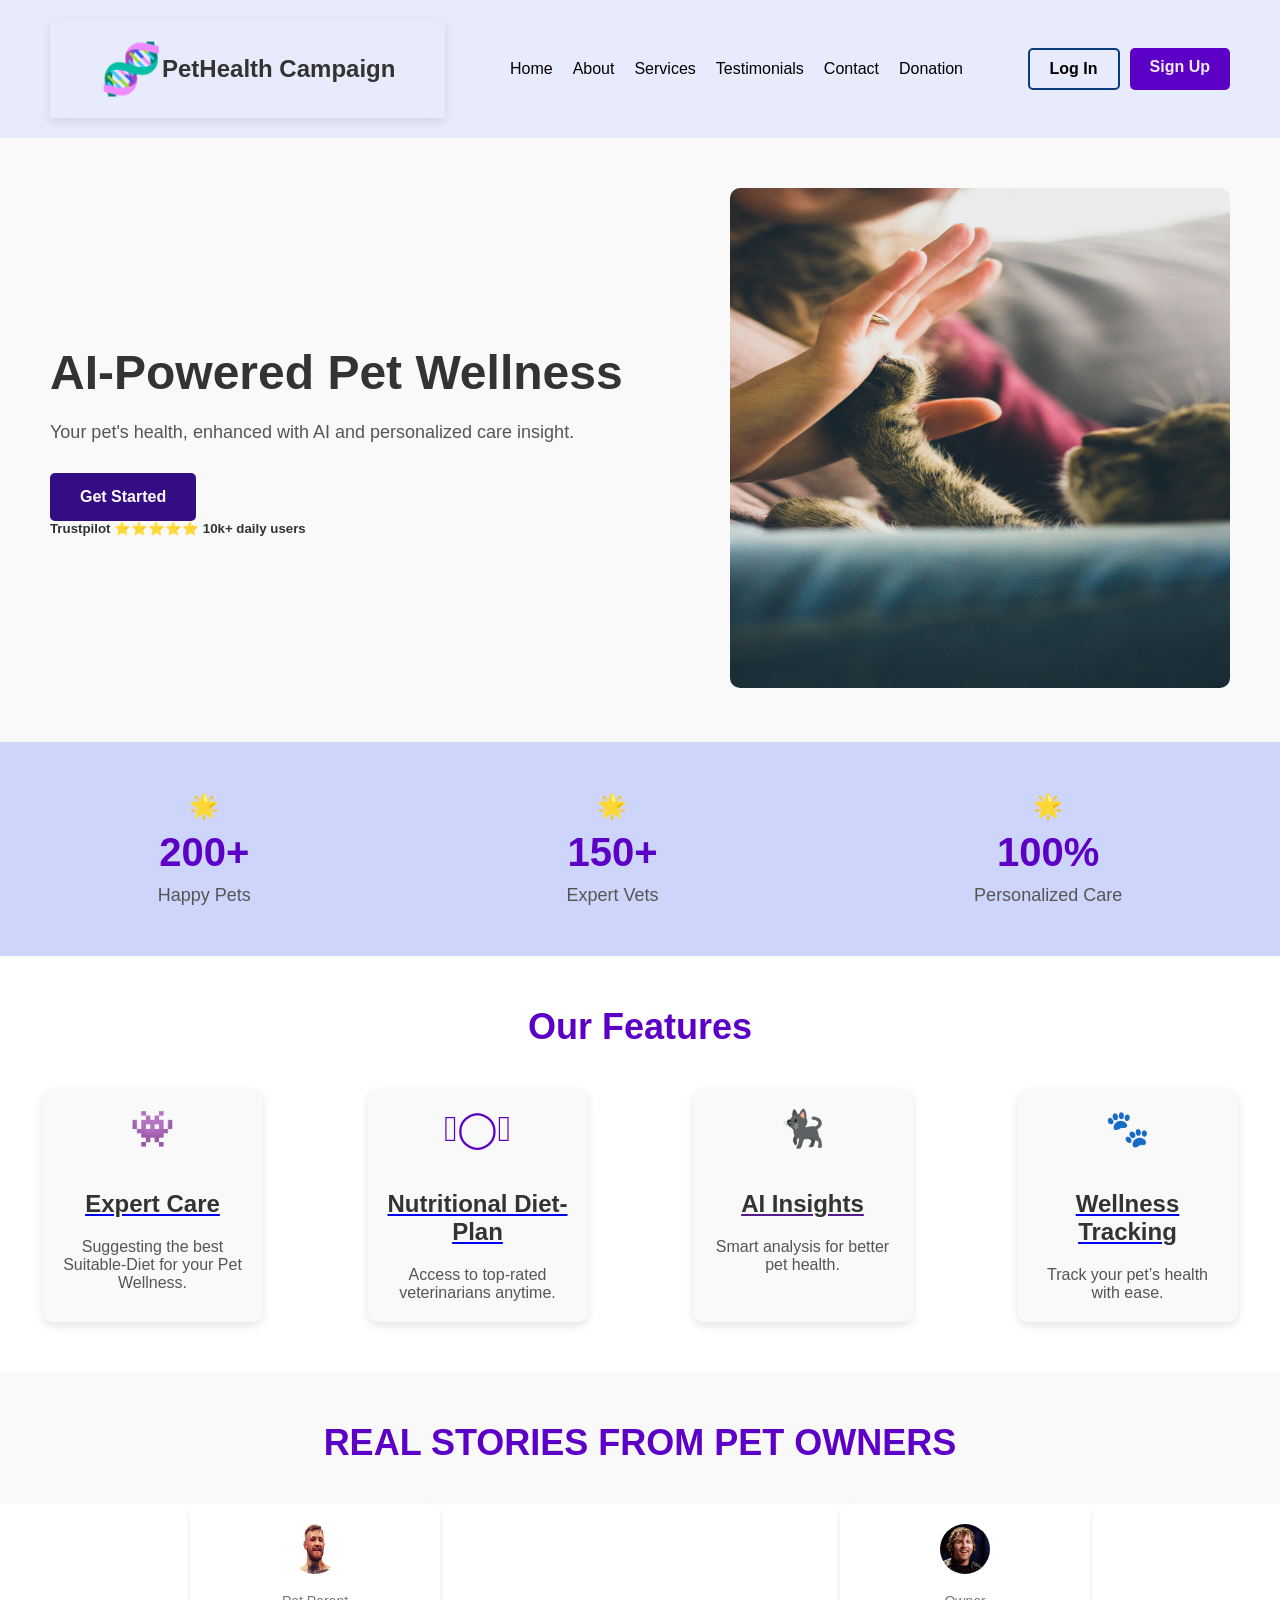
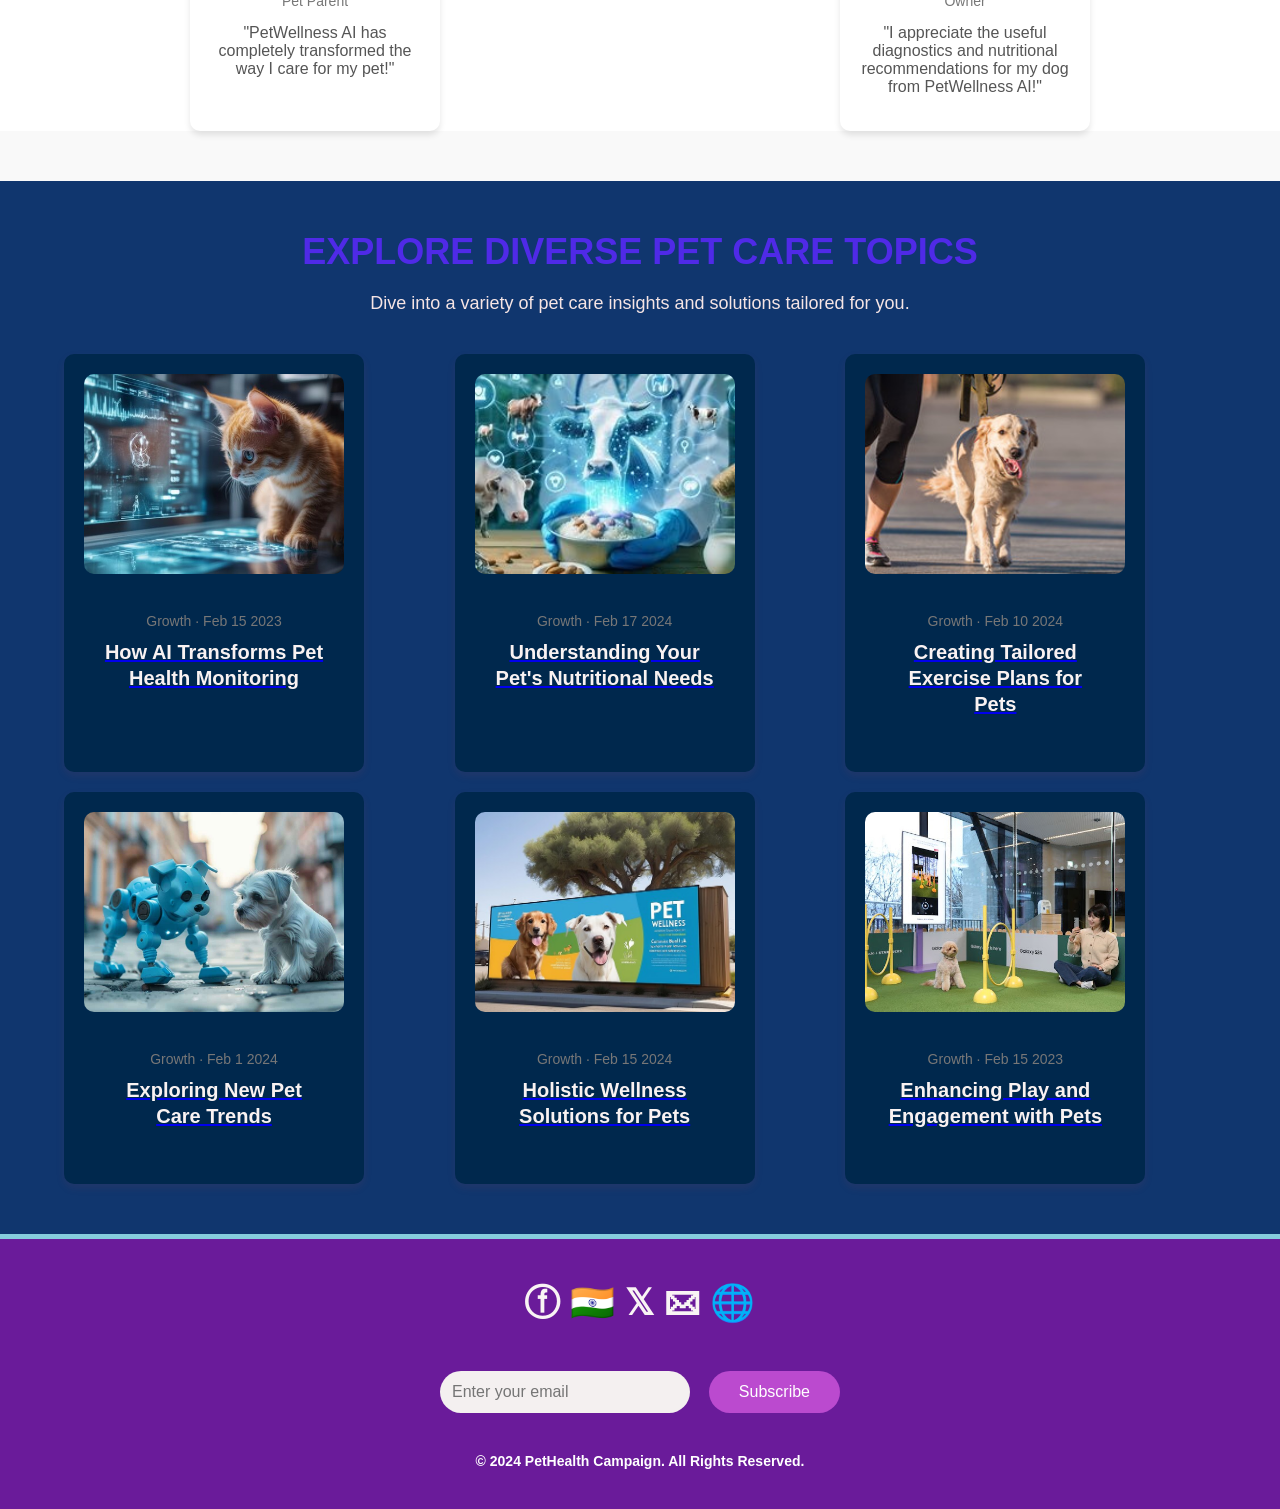
<file: Pet.Wellness.AI/Web Development/Index.html>
<!DOCTYPE html>
<html lang="en">
<head>
  <meta charset="UTF-8">
  <meta name="viewport" content="width=device-width, initial-scale=1.0">
  <title>PetWellness AI</title>
  <link href="index.css" rel="stylesheet">
  <style>
    body {
      font-family: Arial, sans-serif;
      margin: 0;
      padding: 0;
      box-sizing: border-box;
      transition: background-color 0.3s ease;
    }

    header {
      display: flex;
      justify-content: space-between;
      align-items: center;
      padding: 20px 50px;
      background-color: #e8ebfb;
      box-shadow: 0px 4px 10px rgba(0, 0, 0, 0.1);
      transition: box-shadow 0.3s ease;
    }

    header .logo {
      font-size: 24px;
      font-weight: bold;
      color: #000;
      transition: color 0.3s ease;
    }

    nav ul {
      list-style-type: none;
      display: flex;
      gap: 20px;
    }

    nav ul li {
      display: inline;
    }

    nav ul li a {
      text-decoration: none;
      color: #000;
      font-weight: 500;
      transition: color 0.3s ease;
    }

    nav ul li a:hover {
      color: #5C00C7;
    }

    .cta-buttons {
      display: flex;
      gap: 10px;
    }

    .cta-buttons a {
      text-decoration: none;
      padding: 10px 20px;
      border-radius: 5px;
      font-weight: bold;
      transition: background-color 0.3s ease, transform 0.3s ease;
    }

    .cta-buttons a:first-child {
      background-color: transparent;
      color: #000;
    }

    .cta-buttons a:last-child {
      background-color: #5C00C7;
      color: #f1eaea;
    }

    .cta-buttons a:hover {
      background-color: #340e80; /* Darker purple on hover */
      transform: scale(1.05);
    }

    .hero-section {
      display: flex;
      justify-content: space-between;
      align-items: center;
      padding: 50px;
      background-color: #f9f9f9;
      transition: padding 0.3s ease;
    }

    .hero-content {
      max-width: 50%;
    }

    .hero-content h1 {
      font-size: 48px;
      line-height: 1.2;
      margin-bottom: 20px;
      transition: color 0.3s ease;
    }

    .hero-content p {
      font-size: 18px;
      color: #555;
      margin-bottom: 30px;
      transition: color 0.3s ease;
    }

    .hero-content a {
      display: inline-block;
      background-color: #340c84;
      color: #fff;
      padding: 15px 30px;
      border-radius: 5px;
      font-weight: bold;
      text-decoration: none;
      transition: background-color 0.3s ease, transform 0.3s ease;
    }

    .hero-content a:hover {
      background-color: #33149b;
      transform: scale(1.05);
    }

    .hero-image img {
      max-width: 100%;
      border-radius: 10px;
      transition: transform 0.3s ease;
    }

    .hero-image img:hover {
      transform: scale(1.05);
    }

    .stats-section {
      background-color: #f9f9f9;
      padding: 50px 0;
      transition: padding 0.3s ease;
    }

    .stats-container {
      display: flex;
      justify-content: space-around;
      text-align: center;
    }

    .stat h2 {
      font-size: 40px;
      color: #5C00C7;
      margin: 10px 0;
    }

    .stat p {
      font-size: 18px;
      color: #555;
    }

    .features-section {
      background-color: #fff;
      padding: 50px 0;
      text-align: center;
    }

    .features-section h2 {
      font-size: 36px;
      margin-bottom: 40px;
    }

    .features-container {
      display: flex;
      justify-content: space-around;
      gap: 20px;
      flex-wrap: wrap;
    }

    .feature {
      width: 220px;
      padding: 20px;
      background-color: #f9f9f9;
      border-radius: 10px;
      text-align: center;
      transition: background-color 0.3s ease, transform 0.3s ease;
    }

    .feature:hover {
      background-color: #e7e7e7;
      transform: scale(1.05);
    }

    .feature-icon {
      font-size: 40px;
      color: #6a1ac5;
    }

    .feature h3 {
      font-size: 24px;
      margin: 20px 0;
    }

    .feature p {
      font-size: 16px;
      color: #555;
    }

    .testimonials-section {
      background-color: #f9f9f9;
      padding: 50px 0;
    }

    .testimonials-section .section-title {
      font-size: 36px;
      text-align: center;
      margin-bottom: 40px;
    }

    .testimonials-grid {
      background-color: #fff;
      display: flex;
      justify-content: space-around;
      gap: 20px;
      flex-wrap: wrap;
    }

    .testimonial-card {
      background-color: #fff;
      padding: 20px;
      border-radius: 10px;
      width: 250px;
      text-align: center;
      box-shadow: 0 4px 6px rgba(0, 0, 0, 0.1);
      transition: box-shadow 0.3s ease, transform 0.3s ease;
    }

    .testimonial-card:hover {
      box-shadow: 0 6px 12px rgba(116, 18, 18, 0.2);
      transform: scale(1.05);
    }

    .testimonial-card .profile-pic {
      width: 50px;
      height: 50px;
      border-radius: 50%;
      margin-bottom: 15px;
    }

    .testimonial-card .role {
      font-size: 14px;
      color: #777;
      margin-bottom: 15px;
    }

    .testimonial-card .testimonial-text {
      font-size: 16px;
      color: #555;
      margin-bottom: 15px;
    }

    .linkedin-icon {
      font-size: 18px;
      color: #0A66C2;
      text-decoration: none;
    }

    footer {
      background-color: #6a1b9a;
      color: rgb(249, 244, 244);
      text-align: center;
      padding: 40px 20px;
      border-top: 5px solid #86cddd;
      position: relative;
      transition: background-color 0.3s ease;
    }

    footer p {
      font-size: 14px;
      margin-top: 20px;
      color: #ece3ee;
    }

    footer .subscribe {
      margin: 20px 0;
    }

    footer .subscribe input {
      padding: 12px;
      width: 250px;
      border-radius: 30px;
      border: none;
      outline: none;
      margin-right: 10px;
      font-size: 16px;
      color: #6a1b9a;
      background-color: #f4f0f0;
      transition: background-color 0.3s ease;
    }
z
    footer .subscribe input:focus {
      background-color: #e09cec;
      color: white;
    }

    footer .subscribe button {
      padding: 12px 30px;
      background-color: #bb4acf;
      color: white;
      font-size: 16px;
      border-radius: 30px;
      border: none;
      cursor: pointer;
      transition: background-color 0.3s ease;
    }

    footer .subscribe button:hover {
      background-color: #1e6d3c;
    }

    footer .social-icons a {
      margin: 0 10px;
      font-size: 24px;
      color: white;
      transition: color 0.3s ease;
    }

    footer .social-icons a:hover {
      color: #a89d3f;
    }
  </style>
</head>
<body>
  <header>
    <header>
      <span style="font-size: 50px; vertical-align: middle;">🧬</span>
      <div><h2>PetHealth Campaign</h2></div>
    </header>
    
    <nav>
      <ul>
        <li><a href="#home">Home</a></li>
        <li><a href="About Us.html">About</a></li>
        <li><a href="#services">Services</a></li>
        <li><a href="#testimonials">Testimonials</a></li>
        <li><a href="Contact Us.html">Contact</a></li>
        <a href="Donation.html" style="color: black; text-decoration: none;">Donation</a>

      </ul>
    </nav>
    <div class="cta-buttons">
      <a href="Log In page.html">Log In</a>
      <a href="Sign up.html">Sign Up</a>
    </div>
  </header>
  <section class="hero-section" id="home">
    <div class="hero-content">
      <h1>AI-Powered Pet Wellness</h1>
      <p>Your pet's health, enhanced with AI and personalized care insight.</p>

      
      <a href="#sign-up">Get Started</a>
      <div><h5>Trustpilot ⭐⭐⭐⭐⭐ 10k+ daily users</h5> </div>
      
    </div>
    <div class="hero-image">
      <img src="Main Logo.jpg" alt="Logo" width="500" height="500">

    </div>
  </section>
  
  <section class="stats-section" style="background-color: #cdd6fa;">
    <div class="stats-container">
      <div class="stat">
        <h1>🌟</h1>
        <h2>200+</h2>
        <p>Happy Pets</p>
      </div>
      <div class="stat">
        <h1>🌟</h1>
        <h2>150+</h2>
        <p>Expert Vets</p>
      </div>
      <div class="stat">
        <h1>🌟</h1>
        <h2>100%</h2>
        <p>Personalized Care</p>
      </div>
    </div>
  </section>
  

  <section class="features-section" id="services">
    <h2>Our Features</h2>
    <div class="features-container">
      <div class="feature">
        <div class="feature-icon"><i class="fas fa-stethoscope"></i></div>
        <h2>👾</h2>
        <a href="Expert Care.html"><h3>Expert Care</h3></a>
        <p>Suggesting the best Suitable-Diet for your Pet Wellness.</p>
      </div>


      <div class="feature">
        <div class="feature-icon"><i class="fas fa-stethoscope"></i></div>
        <h2>𓌉◯𓇋</h2>

        <a href="Nutrional Diet Plan.html"><h3>Nutritional Diet-Plan</h3></a>
        <p>Access to top-rated veterinarians anytime.</p>
      </div>

      <div class="feature">
        <div class="feature-icon"><i class="fas fa-brain"></i></div>
        <h2>🐈‍⬛</h2>
        
        <a href=""><h3>AI Insights</h3></a>
        <p>Smart analysis for better pet health.</p>
      </div>

      <div class="feature">
        <div class="feature-icon"><i class="fas fa-heart"></i></div>
        <h2>🐾</h2>
        
        <a href="Wellness Tracking.html"><h3>Wellness Tracking</h3></a>
        <p>Track your pet’s health with ease.</p>
      </div>
    </div>
  </section>
  
  <section class="testimonials-section" id="testimonials">
    <div class="section-title">Real Stories from Pet Owners</div>
    <div class="testimonials-grid">
      <div class="testimonial-card">
        <img src="LinkdinTestimonial 3.jpg" alt="Profile Picture" class="profile-pic">
        <div class="role">Pet Parent</div>
        <div class="testimonial-text">"PetWellness AI has completely transformed the way I care for my pet!"</div>
        <a href="#" class="linkedin-icon"><i class="fab fa-linkedin"></i></a>
      </div>
      <div class="testimonial-card">
        <img src="LinkdinTestimonial 4.jpg" alt="Profile Picture" class="profile-pic">
        <div class="role">Owner</div>
        <div class="testimonial-text">"I appreciate the useful diagnostics and nutritional recommendations for my dog from PetWellness AI!"</div>
        <a href="#" class="linkedin-icon"><i class="fab fa-linkedin"></i></a>
      </div>
    </div>
  </section>


 <section class="topics-section">
  <div class="container">
    
    <h2 class="section-title">Explore Diverse Pet Care Topics</h2>
    <p class="section-subtitle">Dive into a variety of pet care insights and solutions tailored for you.</p>
    <div class="topics-grid">
      <div class="topic-card">
        <img src="Pet Health Monitoring.jpg" alt="Pet Health Monitoring">
        <div class="topic-info">
          <p class="category">Growth · Feb 15 2023</p>
          <h><a href="https://medium.com/@jam.canda/revolutionizing-pet-care-with-ai-smart-health-monitoring-systems-4e04eebb2b1b" target="_blank" class="topics-link"><h3>How AI Transforms Pet Health Monitoring</h3></a>
          
        </div>
      </div>
      <div class="topic-card">
        <img src="Pet nutritional need.jpg" alt="Nutritional Needs">
        <div class="topic-info">
          <p class="category">Growth · Feb 17 2024</p>
          <a href="https://in.virbac.com/home/every-advice/pagecontent/every-advice/pet-nutrition-choosing-best-food-for-your-furry-friend.html#:~:text=Understanding%20Pet%20Nutrition,must%2C%20while%20carbohydrates%20negligibly%20needed." target="_blank" class="topics-link"><h3>Understanding Your Pet's Nutritional Needs</h3></a>
        </div>
      </div>
      <div class="topic-card">
        <img src="Excersie Plan for pet.jpg" alt="Exercise Plans">
        <div class="topic-info">
          <p class="category">Growth · Feb 10 2024</p>
          <a href="https://pridebites.com/blogs/barking-post-blog/how-to-create-a-fitness-plan-that-works-for-you-and-your-dog?srsltid=AfmBOopXvS3YC8dl_aiFT0RawV8Lgnc2Td-I3dY8xLrJ8jORlFMuu_54" target="_blank" class="topics-link"><h3>Creating Tailored Exercise Plans for Pets</h3></a>
        </div>
      </div>
      <div class="topic-card">
        <img src="Pet care Trend.jpg" alt="Pet Care Trends">
        <div class="topic-info">
          <p class="category">Growth · Feb 1 2024</p>
          <a href="https://explodingtopics.com/blog/pet-industry-trends" target="_blank" class="topics-link"><h3>Exploring New Pet Care Trends</h3> </a>
        </div>
      </div>
      <div class="topic-card">
        <img src="Pet-Wellness.jpg" alt="Pet Wellness">
        <div class="topic-info">
          <p class="category">Growth · Feb 15 2024</p>
          <a href="https://healthypawlife.com/en-in?gad_source=1&gclid=CjwKCAiA9IC6BhA3EiwAsbltOJCofl-rV6Acelu8uWdBCX2CcUMvhC0y9c_9NA7S1zk87nvJuGigfRoCEjoQAvD_BwE" target="_blank" class="topics-link"><h3>Holistic Wellness Solutions for Pets</h3></a>
        </div>
      </div>
      <div class="topic-card">
        <img src="Engagment with Pets.jpg" alt="Play & Engagement">
        <div class="topic-info">
          <p class="category">Growth · Feb 15 2023</p>
         <a href="https://www.gingrapp.com/blog/the-role-of-play-in-learning-and-socialization-for-pets#:~:text=Structured%20play%20helps%20ensure%20all,physical%20exercise%20and%20learning%20control." target="_blank" class="topics-link"><h3>Enhancing Play and Engagement with Pets</h3></a>
        </div>
      </div>
    </div>
  </div>
</section>

<style>
  .topics-section {
    background-color: #10366e; /* Dark blue background */
    padding: 50px 0;
    color: #fff;
    text-align: center;
  }

  .container {
    width: 90%;
    margin: 0 auto;
  }

  .section-title {
    font-size: 36px;
    font-weight: bold;
    color: #5038d8;
    margin-bottom: 15px;
    text-transform: uppercase;
  }

  .section-subtitle {
    font-size: 18px;
    color: #c0c6ce; /* Light blue-grey for subtitle */
    margin-bottom: 40px;
  }

  .topics-grid {
    display: grid;
    grid-template-columns: repeat(auto-fill, minmax(300px, 1fr));
    gap: 20px;
  }

  .topic-card {
    background-color: #00284d; /* Slightly lighter blue for the cards */
    border-radius: 10px;
    overflow: hidden;
    transition: transform 0.3s ease, box-shadow 0.3s ease;
    cursor: pointer;
  }

  .topic-card:hover {
    transform: translateY(-5px);
    box-shadow: 0 8px 20px rgba(189, 171, 171, 0.3);
  }

  .topic-card img {
    width: 100%;
    height: 200px;
    object-fit: cover;
    transition: opacity 0.3s ease;
  }

  .topic-card:hover img {
    opacity: 0.8;
  }

  .topic-info {
    padding: 20px;
  }

  .category {
    font-size: 14px;
    color: #77aaff; /* Light blue text for category */
    margin-bottom: 10px;
  }

  .topic-card h3 {
    font-size: 20px;
    font-weight: 600;
    color: #f9f2f2;
    line-height: 1.3;
    margin-bottom: 15px;
  }

  .topic-card p {
    font-size: 16px;
    color: #a8a4a4; /* Light grey text for descriptions */
  }

  @media (max-width: 768px) {
    .section-title {
      font-size: 30px;
    }

    .section-subtitle {
      font-size: 16px;
    }

    .topics-grid {
      grid-template-columns: 1fr 1fr;
    }
  }

  @media (max-width: 480px) {
    .section-title {
      font-size: 26px;
    }

    .topics-grid {
      grid-template-columns: 1fr;
    }
  }
</style>


</body>

</html>

<footer>
  <!-- Footer Content Wrapper -->
  <div class="footer-content">
    
    <!-- Logo Section -->
    <div class="logo-section">
      <h2>ⓕ 🇮🇳 𝕏 🖂 🌐</h2>
    </div>
    
    <!-- Subscription Section -->
    <div class="subscribe">
      <h1>
      <input type="email" placeholder="Enter your email" class="email-input" />
      <button class="subscribe-btn">Subscribe</button>
    </div>
  </div></h1>
  
  <!-- Copyright Info -->
  <div class="copyright-info">
    <h4>&copy; 2024 PetHealth Campaign. All Rights Reserved.</h4>
  </div>
</footer>

</body>
</html>
</file>
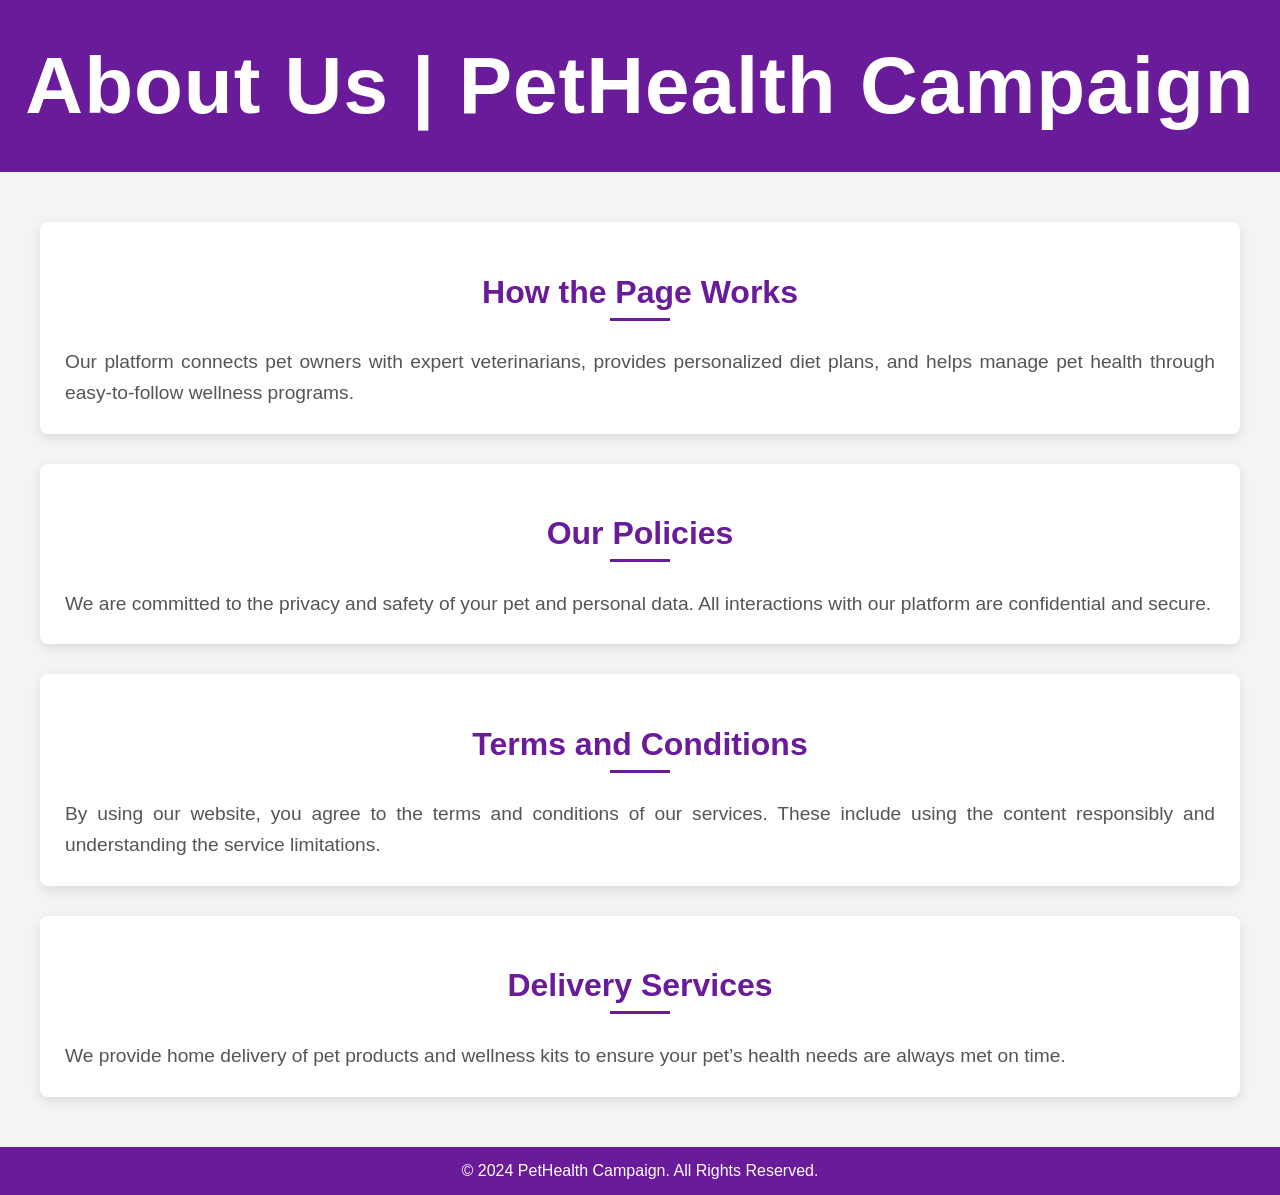
<file: Pet.Wellness.AI/Web Development/About Us.html>
<!DOCTYPE html>
<html lang="en">
<head>
  <meta charset="UTF-8">
  <meta name="viewport" content="width=device-width, initial-scale=1.0">
  <title>About Us | PetHealth Campaign</title>
  <link href="About Us.css" rel="stylesheet">
</head>
<body>

  <header>
    <h1>About Us | PetHealth Campaign</h1>
  </header>

  <div class="container">
    <!-- How the Page Works -->
    <section class="section" id="how-it-works">
      <div class="section-title">
        <h2>How the Page Works</h2>
      </div>
      <div class="section-content">
        <p>Our platform connects pet owners with expert veterinarians, provides personalized diet plans, and helps manage pet health through easy-to-follow wellness programs.</p>
      </div>
    </section>

    <!-- Policies -->
    <section class="section" id="policies">
      <div class="section-title">
        <h2>Our Policies</h2>
      </div>
      <div class="section-content">
        <p>We are committed to the privacy and safety of your pet and personal data. All interactions with our platform are confidential and secure.</p>
      </div>
    </section>

    <!-- Terms and Conditions -->
    <section class="section" id="terms-conditions">
      <div class="section-title">
        <h2>Terms and Conditions</h2>
      </div>
      <div class="section-content">
        <p>By using our website, you agree to the terms and conditions of our services. These include using the content responsibly and understanding the service limitations.</p>
      </div>
    </section>

    <!-- Delivery Services -->
    <section class="section" id="delivery-services">
      <div class="section-title">
        <h2>Delivery Services</h2>
      </div>
      <div class="section-content">
        <p>We provide home delivery of pet products and wellness kits to ensure your pet’s health needs are always met on time.</p>
      </div>
    </section>
  </div>

  <footer>
    <p>&copy; 2024 PetHealth Campaign. All Rights Reserved.</p>
  </footer>

</body>
</html>
</file>
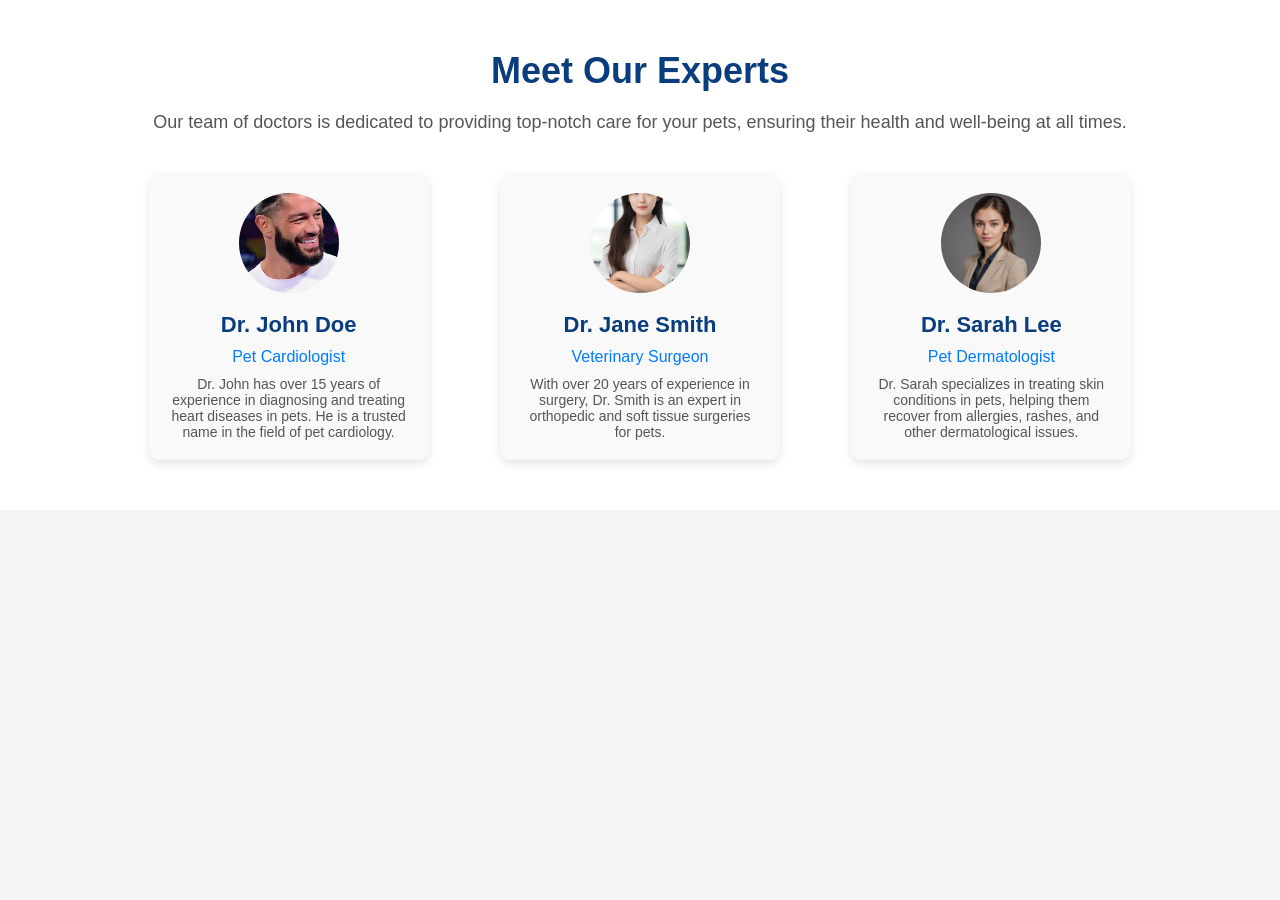
<file: Pet.Wellness.AI/Web Development/Expert Care.html>
<!DOCTYPE html>
<html lang="en">
<head>
  <meta charset="UTF-8">
  <meta name="viewport" content="width=device-width, initial-scale=1.0">
  <title>Expert care - Pet Health Specialists</title>
  <link rel="stylesheet" href="Expert Care.css">
</head>
<body>

  <!-- About Us Section -->
  <section class="about-us-section">
    <div class="about-us-container">
      <h2 class="section-title">Meet Our Experts</h2>
      <p class="section-subtitle">Our team of doctors is dedicated to providing top-notch care for your pets, ensuring their health and well-being at all times.</p>

      <div class="doctors-container">
        <div class="doctor-card">
          <img src="Expert1.jpg" alt="Dr. John Doe" class="doctor-image">
          <h3 class="doctor-name">Dr. John Doe</h3>
          <p class="doctor-specialty">Pet Cardiologist</p>
          <p class="doctor-description">Dr. John has over 15 years of experience in diagnosing and treating heart diseases in pets. He is a trusted name in the field of pet cardiology.</p>
        </div>

        <div class="doctor-card">
          <img src="Expert2.jpg" alt="Dr. Jane Smith" class="doctor-image">
          <h3 class="doctor-name">Dr. Jane Smith</h3>
          <p class="doctor-specialty">Veterinary Surgeon</p>
          <p class="doctor-description">With over 20 years of experience in surgery, Dr. Smith is an expert in orthopedic and soft tissue surgeries for pets.</p>
        </div>

        <div class="doctor-card">
          <img src="Expert3.jpeg" alt="Dr. Sarah Lee" class="doctor-image">
          <h3 class="doctor-name">Dr. Sarah Lee</h3>
          <p class="doctor-specialty">Pet Dermatologist</p>
          <p class="doctor-description">Dr. Sarah specializes in treating skin conditions in pets, helping them recover from allergies, rashes, and other dermatological issues.</p>
        </div>
      </div>
    </div>
  </section>

</body>
</html>
</file>
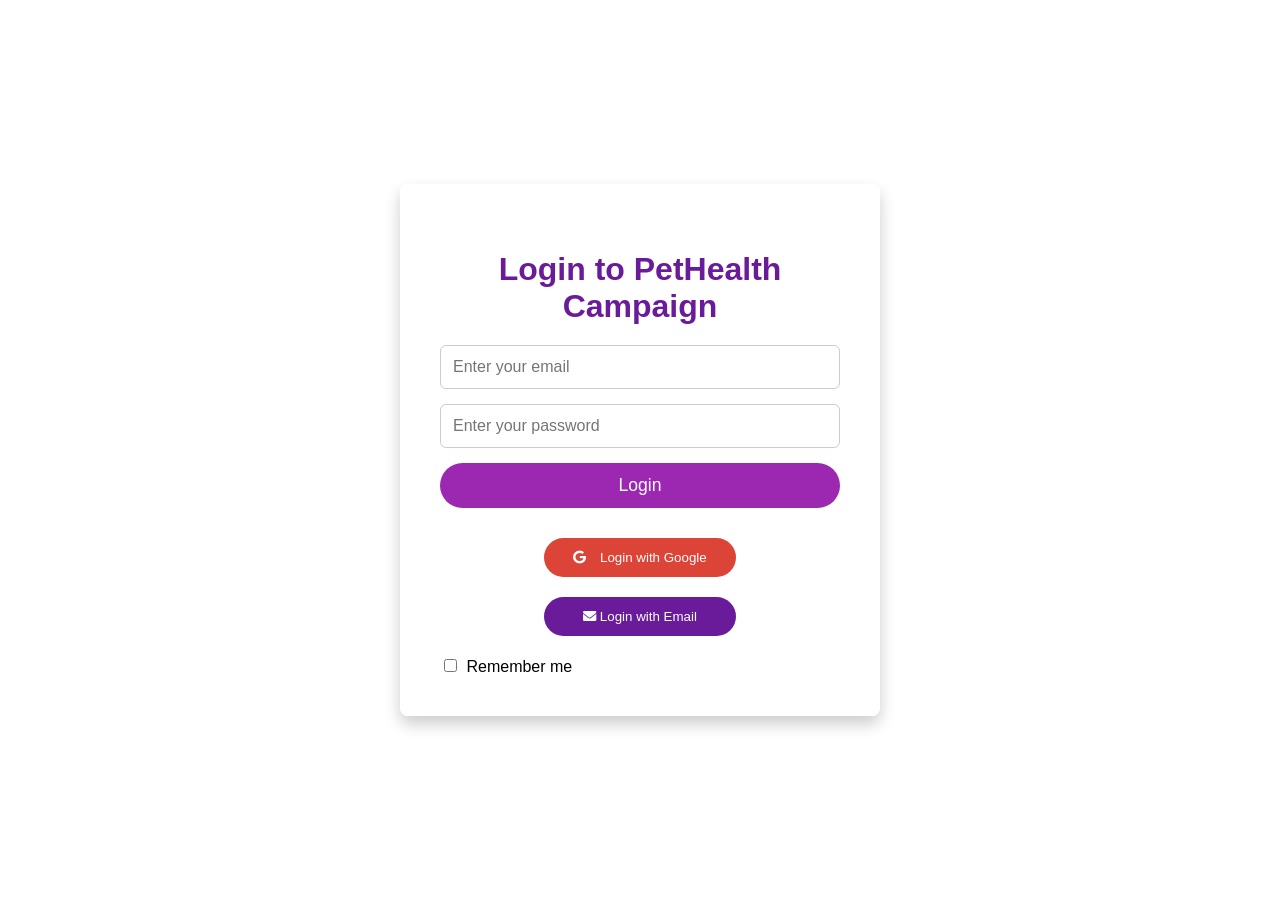
<file: Pet.Wellness.AI/Web Development/Log In page.html>
<!DOCTYPE html>
<html lang="en">
<head>
  <meta charset="UTF-8">
  <meta name="viewport" content="width=device-width, initial-scale=1.0">
  <title>Login | PetHealth Campaign</title>
  <link href="https://cdnjs.cloudflare.com/ajax/libs/font-awesome/6.0.0-beta3/css/all.min.css" rel="stylesheet">
  <style>
    /* General Styling */
    body {
      font-family: Arial, sans-serif;
      margin: 0;
      padding: 0;
      background-image: url('https://www.w3schools.com/w3images/dog.jpg'); /* Background Image */
      background-size: cover;
      background-position: center;
      height: 100vh;
      display: flex;
      justify-content: center;
      align-items: center;
    }

    /* Login Container */
    .login-container {
      background-color: rgba(255, 255, 255, 0.8);
      padding: 40px;
      border-radius: 8px;
      box-shadow: 0 8px 16px rgba(0, 0, 0, 0.2);
      width: 100%;
      max-width: 400px;
      text-align: center;
    }

    /* Login Title */
    h2 {
      font-size: 2rem;
      color: #6a1b9a;
      margin-bottom: 20px;
    }

    /* Input Fields Styling */
    input[type="email"],
    input[type="password"] {
      width: 100%;
      padding: 12px;
      margin-bottom: 15px;
      font-size: 1rem;
      border: 1px solid #ccc;
      border-radius: 6px;
      box-sizing: border-box;
      outline: none;
    }

    /* Focus Effect */
    input[type="email"]:focus,
    input[type="password"]:focus {
      border-color: #9c27b0;
    }

    /* Submit Button Styling */
    .login-btn {
      width: 100%;
      padding: 12px;
      background-color: #9c27b0;
      color: white;
      font-size: 1.1rem;
      border: none;
      border-radius: 30px;
      cursor: pointer;
      transition: background-color 0.3s ease;
    }

    /* Hover Effect for Button */
    .login-btn:hover {
      background-color: #7b1fa2;
    }

    /* Social Login Section */
    .social-login {
      margin-top: 20px;
      text-align: center;
    }

    .social-login button {
      width: 48%;
      padding: 12px;
      margin: 10px 1%;
      border: none;
      border-radius: 30px;
      cursor: pointer;
      transition: transform 0.3s ease;
    }

    .social-login button:hover {
      transform: scale(1.05);
    }

    .google-btn {
      background-color: #db4437;
      color: white;
    }

    .google-btn i {
      margin-right: 10px;
    }

    .email-btn {
      background-color: #6a1b9a;
      color: white;
    }

    /* Remember Me Section */
    .remember-me {
      margin-top: 10px;
      text-align: left;
    }

    .remember-me input {
      margin-right: 5px;
    }

    /* Responsive Design */
    @media (max-width: 768px) {
      .login-container {
        padding: 30px;
        width: 80%;
      }
    }
  </style>
</head>
<body>

  <div class="login-container">
    <h2>Login to PetHealth Campaign</h2>

    <!-- Email Login Form -->
    <form action="#" method="POST">
      <input type="email" name="email" placeholder="Enter your email" required>
      <input type="password" name="password" placeholder="Enter your password" required>
      <button type="submit" class="login-btn">Login</button>
    </form>

    <!-- Social Media Login -->
    <div class="social-login">
      <button class="google-btn">
        <i class="fab fa-google"></i> Login with Google
      </button>
      <button class="email-btn">
        <i class="fas fa-envelope"></i> Login with Email
      </button>
    </div>

    <!-- Remember Me -->
    <div class="remember-me">
      <input type="checkbox" id="rememberMe">
      <label for="rememberMe">Remember me</label>
    </div>

  </div>

</body>
</html>
</file>
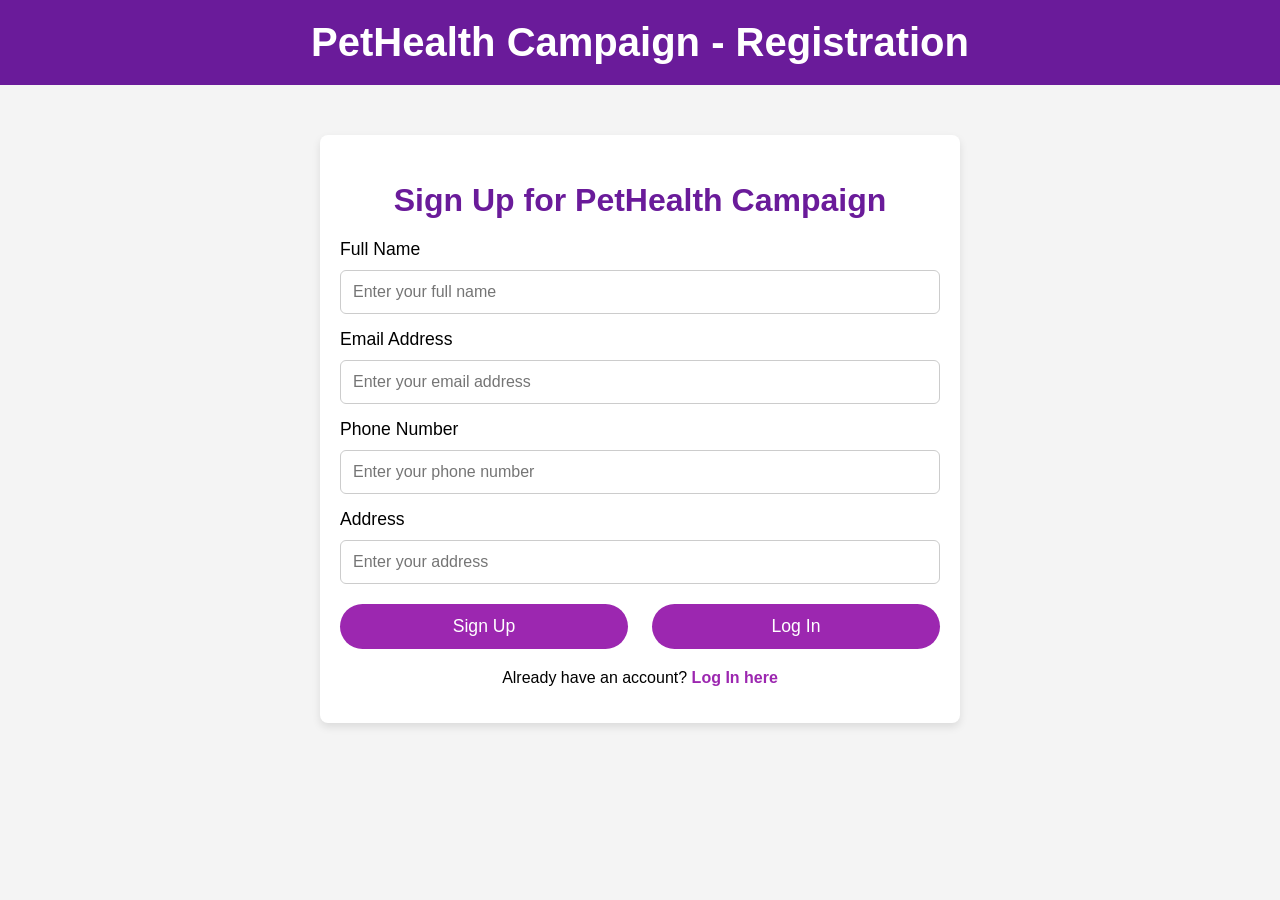
<file: Pet.Wellness.AI/Web Development/Sign up.html>
<!DOCTYPE html>
<html lang="en">
<head>
  <meta charset="UTF-8">
  <meta name="viewport" content="width=device-width, initial-scale=1.0">
  <title>PetHealth Campaign - Registration</title>
  <link href="Signed In.html" rel="stylesheet">
  <style>
    /* General Styling */
    body {
      font-family: Arial, sans-serif;
      background-color: #f4f4f4;
      margin: 0;
      padding: 0;
    }

    header {
      background-color: #6a1b9a;
      padding: 20px;
      text-align: center;
      color: white;
    }

    header h1 {
      font-size: 2.5rem;
      margin: 0;
    }

    /* Form Container Styling */
    .form-container {
      max-width: 600px;
      margin: 50px auto;
      padding: 20px;
      background-color: #fff;
      border-radius: 8px;
      box-shadow: 0 4px 8px rgba(0, 0, 0, 0.1);
    }

    h2 {
      text-align: center;
      font-size: 2rem;
      color: #6a1b9a;
      margin-bottom: 20px;
    }

    .form-group {
      margin-bottom: 15px;
    }

    .form-group label {
      font-size: 1.1rem;
      display: block;
      margin-bottom: 5px;
    }

    .form-group input {
      width: 100%;
      padding: 12px;
      font-size: 1rem;
      border: 1px solid #ccc;
      border-radius: 6px;
      box-sizing: border-box;
      margin-top: 5px;
    }

    .form-group input:focus {
      outline-color: #9c27b0;
    }

    .form-button {
      display: flex;
      justify-content: space-between;
      margin-top: 20px;
    }

    .form-button button {
      width: 48%;
      padding: 12px;
      background-color: #9c27b0;
      color: white;
      font-size: 1.1rem;
      border: none;
      border-radius: 30px;
      cursor: pointer;
      transition: background-color 0.3s ease;
    }

    .form-button button:hover {
      background-color: #7b1fa2;
    }

    .form-footer {
      text-align: center;
      margin-top: 20px;
    }

    .form-footer a {
      color: #9c27b0;
      text-decoration: none;
      font-weight: bold;
    }

    .form-footer a:hover {
      color: #6a1b9a;
    }

    /* Responsive Design */
    @media (max-width: 768px) {
      .form-container {
        margin: 20px;
        padding: 15px;
      }

      .form-button button {
        width: 100%;
        margin-bottom: 10px;
      }

      .form-footer a {
        font-size: 0.9rem;
      }
    }
  </style>
</head>
<body>

  <header>
    <h1>PetHealth Campaign - Registration</h1>
  </header>

  <!-- Registration Form -->
  <div class="form-container">
    <h2>Sign Up for PetHealth Campaign</h2>

    <form action="Signed In.html" method="POST">
      <!-- Name Field -->
      <div class="form-group">
        <label for="name">Full Name</label>
        <input type="text" id="name" name="name" required placeholder="Enter your full name">
      </div>

      <!-- Email Field -->
      <div class="form-group">
        <label for="email">Email Address</label>
        <input type="email" id="email" name="email" required placeholder="Enter your email address">
      </div>

      <!-- Phone Number Field -->
      <div class="form-group">
        <label for="phone">Phone Number</label>
        <input type="tel" id="phone" name="phone" required placeholder="Enter your phone number">
      </div>

      <!-- Address Field -->
      <div class="form-group">
        <label for="address">Address</label>
        <input type="text" id="address" name="address" required placeholder="Enter your address">
      </div>

      <!-- Form Buttons -->
      <div class="form-button">
        <button type="submit">Sign Up</button>
        <button type="button" onclick="window.location.href='login.html'">Log In</button>
      </div>
    </form>

    <!-- Footer Text -->
    <div class="form-footer">
      <p>Already have an account? <a href="login.html">Log In here</a></p>
    </div>
  </div>

</body>
</html>
</file>
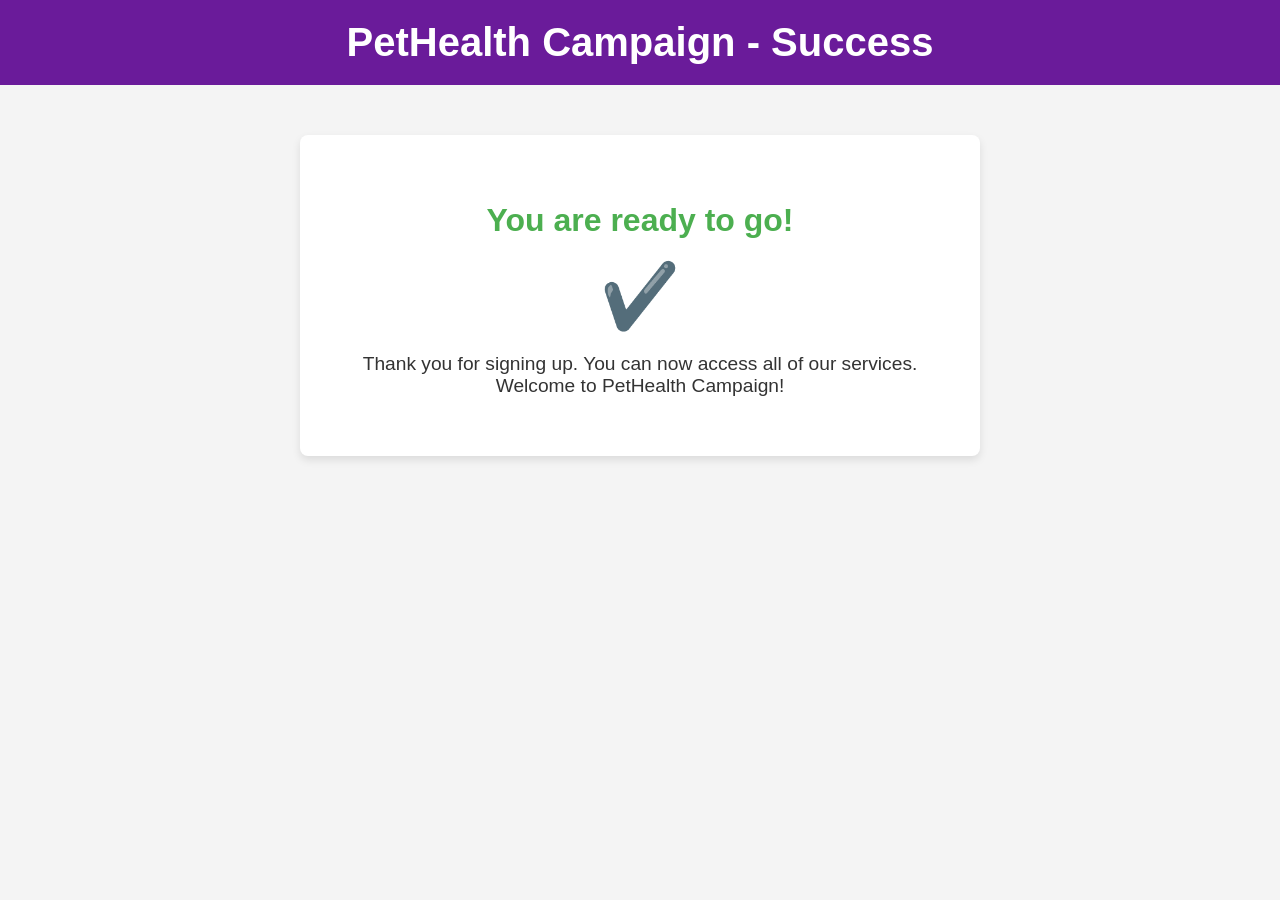
<file: Pet.Wellness.AI/Web Development/Signed In.html>
<!DOCTYPE html>
<html lang="en">
<head>
  <meta charset="UTF-8">
  <meta name="viewport" content="width=device-width, initial-scale=1.0">
  <title>Signed In - PetHealth Campaign</title>
  <style>
    /* General Styling */
    body {
      font-family: Arial, sans-serif;
      background-color: #f4f4f4;
      margin: 0;
      padding: 0;
    }

    header {
      background-color: #6a1b9a;
      padding: 20px;
      text-align: center;
      color: white;
    }

    header h1 {
      font-size: 2.5rem;
      margin: 0;
    }

    /* Success Page Styling */
    .success-container {
      max-width: 600px;
      margin: 50px auto;
      padding: 40px;
      background-color: #fff;
      border-radius: 8px;
      box-shadow: 0 4px 8px rgba(0, 0, 0, 0.1);
      text-align: center;
    }

    .success-container h2 {
      font-size: 2rem;
      color: #4caf50;
      margin-bottom: 20px;
    }

    .success-container .tick {
      font-size: 4rem;
      color: #4caf50;
    }

    .success-container p {
      font-size: 1.2rem;
      color: #333;
    }
  </style>
</head>
<body>

  <header>
    <h1>PetHealth Campaign - Success</h1>
  </header>

  <!-- Success Page Content -->
  <div class="success-container">
    <h2>You are ready to go!</h2>
    <div class="tick">✔️</div>
    <p>Thank you for signing up. You can now access all of our services. Welcome to PetHealth Campaign!</p>
  </div>

</body>
</html>
</file>
<file: Pet.Wellness.AI/Web Development/index.css>
/* Global Styles */
* {
    box-sizing: border-box;
    margin: 0;
    padding: 0;
  }
  
  body {
    font-family: 'Arial', sans-serif;
    background-color: #f4f4f4;
    color: #333;
  }
  
  /* Header */
  header {
    display: flex;
    justify-content: space-between;
    align-items: center;
    padding: 20px 50px;
    background-color: #ffffff;
    box-shadow: 0px 4px 15px rgba(0, 0, 0, 0.1);
  }
  
  header .logo {
    font-size: 28px;
    font-weight: bold;
    color: #5C00C7;
  }
  
  nav ul {
    list-style: none;
    display: flex;
    gap: 25px;
  }
  
  nav ul li {
    display: inline;
  }
  
  nav ul li a {
    text-decoration: none;
    color: #333;
    font-weight: 500;
    transition: color 0.3s;
  }
  
  nav ul li a:hover {
    color: #5C00C7;
  }
  
  /* Call-to-action Buttons */
  .cta-buttons a {
    text-decoration: none;
    padding: 12px 25px;
    border-radius: 8px;
    font-weight: bold;
    transition: background-color 0.3s ease, color 0.3s ease;
  }
  
  .cta-buttons a:first-child {
    background-color: transparent;
    color: #5C00C7;
    border: 2px solid #5C00C7;
  }
  
  .cta-buttons a:first-child:hover {
    background-color: #5C00C7;
    color: #fff;
  }
  
  .cta-buttons a:last-child {
    background-color: #5C00C7;
    color: #fff;
  }
  
  .cta-buttons a:last-child:hover {
    background-color: #7C1EB2;
    color: #fff;
  }
  
  /* Hero Section */
  .hero-section {
    display: flex;
    justify-content: space-between;
    align-items: center;
    padding: 70px 50px;
    background-color: #ffffff;
  }
  
  .hero-content {
    max-width: 50%;
  }
  
  .hero-content h1 {
    font-size: 48px;
    font-weight: bold;
    line-height: 1.2;
    color: #333;
  }
  
  .hero-content p {
    font-size: 18px;
    color: #555;
    margin-bottom: 30px;
  }
  
  .hero-content a {
    display: inline-block;
    padding: 18px 32px;
    background-color: #5C00C7;
    color: #fff;
    border-radius: 5px;
    font-weight: bold;
    text-decoration: none;
    transition: background-color 0.3s ease;
  }
  
  .hero-content a:hover {
    background-color: #7C1EB2;
  }
  
  .hero-content .trust {
    display: flex;
    align-items: center;
    gap: 10px;
    margin-top: 20px;
    font-size: 14px;
    color: #555;
  }
  
  .hero-conte/* Global Styles */
  * {
    box-sizing: border-box;
    margin: 0;
    padding: 0;
  }
  
  body {
    font-family: 'Arial', sans-serif;
    background-color: #f4f4f4;
    color: #333;
  }
  
  /* Header */
  header {
    display: flex;
    justify-content: space-between;
    align-items: center;
    padding: 20px 50px;
    background-color: #ffffff;
    box-shadow: 0px 4px 15px rgba(0, 0, 0, 0.1);
  }
  
  header .logo {
    font-size: 28px;
    font-weight: bold;
    color: #0A3D7D; /* Dark Blue */
  }
  
  nav ul {
    list-style: none;
    display: flex;
    gap: 25px;
  }
  
  nav ul li {
    display: inline;
  }
  
  nav ul li a {
    text-decoration: none;
    color: #333;
    font-weight: 500;
    transition: color 0.3s ease;
  }
  
  nav ul li a:hover {
    color: #007BFF; /* Lighter Blue */
  }
  
  /* Call-to-action Buttons */
  .cta-buttons a {
    text-decoration: none;
    padding: 12px 25px;
    border-radius: 8px;
    font-weight: bold;
    transition: background-color 0.3s ease, color 0.3s ease, transform 0.3s ease;
  }
  
  .cta-buttons a:first-child {
    background-color: transparent;
    color: #0A3D7D; /* Dark Blue */
    border: 2px solid #0A3D7D;
  }
  
  .cta-buttons a:first-child:hover {
    background-color: #0A3D7D;
    color: #fff;
    transform: scale(1.05);
  }
  
  .cta-buttons a:last-child {
    background-color: #0A3D7D; /* Dark Blue */
    color: #fff;
  }
  
  .cta-buttons a:last-child:hover {
    background-color: #007BFF; /* Lighter Blue */
    color: #fff;
    transform: scale(1.05);
  }
  
  /* Hero Section */
  .hero-section {
    display: flex;
    justify-content: space-between;
    align-items: center;
    padding: 70px 50px;
    background-color: #ffffff;
  }
  
  .hero-content {
    max-width: 50%;
  }
  
  .hero-content h1 {
    font-size: 48px;
    font-weight: bold;
    line-height: 1.2;
    color: #333;
  }
  
  .hero-content p {
    font-size: 18px;
    color: #555;
    margin-bottom: 30px;
  }
  
  .hero-content a {
    display: inline-block;
    padding: 18px 32px;
    background-color: #0A3D7D; /* Dark Blue */
    color: #fff;
    border-radius: 5px;
    font-weight: bold;
    text-decoration: none;
    transition: background-color 0.3s ease, transform 0.3s ease;
  }
  
  .hero-content a:hover {
    background-color: #007BFF; /* Lighter Blue */
    transform: scale(1.05);
  }
  
  .hero-content .trust {
    display: flex;
    align-items: center;
    gap: 10px;
    margin-top: 20px;
    font-size: 14px;
    color: #555;
  }
  
  .hero-content .trust span {
    font-weight: bold;
    color: #FFA500;
  }
  
  .hero-image img {
    max-width: 100%;
    border-radius: 12px;
  }
  
  /* Stats Section */
  .stats-section {
    background-color: #f9f9f9;
    padding: 50px 0;
  }
  
  .stats-container {
    display: flex;
    justify-content: space-around;
    text-align: center;
  }
  
  .stat h2 {
    font-size: 45px;
    color: #0A3D7D; /* Dark Blue */
    margin-bottom: 10px;
    transition: transform 0.3s ease;
  }
  
  .stat p {
    font-size: 16px;
    color: #555;
  }
  
  /* Features Section */
  .features-section {
    background-color: #ffffff;
    padding: 50px 0;
    text-align: center;
  }
  
  .features-section h2 {
    font-size: 36px;
    margin-bottom: 40px;
    color: #0A3D7D; /* Dark Blue */
  }
  
  .features-container {
    display: flex;
    justify-content: space-around;
    gap: 20px;
    flex-wrap: wrap;
  }
  
  .feature {
    width: 220px;
    padding: 25px;
    background-color: #f9f9f9;
    border-radius: 10px;
    text-align: center;
    box-shadow: 0 4px 8px rgba(0, 0, 0, 0.1);
    transition: transform 0.3s ease;
  }
  
  .feature:hover {
    transform: translateY(-10px);
  }
  
  .feature-icon {
    font-size: 45px;
    color: #0A3D7D; /* Dark Blue */
  }
  
  .feature h3 {
    font-size: 24px;
    margin: 20px 0;
    color: #333;
  }
  
  .feature p {
    font-size: 16px;
    color: #555;
  }
  
  /* Testimonials Section */
  .testimonials-section {
    background-color: #f9f9f9;
    padding: 50px 0;
  }
  
  .testimonials-section .section-title {
    font-size: 36px;
    text-align: center;
    margin-bottom: 40px;
    color: #0A3D7D; /* Dark Blue */
  }
  
  .testimonials-grid {
    display: flex;
    justify-content: space-around;
    gap: 20px;
    flex-wrap: wrap;
  }
  
  .testimonial-card {
    background-color: #ffffff;
    padding: 20px;
    border-radius: 10px;
    width: 250px;
    text-align: center;
    box-shadow: 0 4px 6px rgba(0, 0, 0, 0.1);
    transition: transform 0.3s ease;
  }
  
  .testimonial-card:hover {
    transform: translateY(-10px);
  }
  
  .testimonial-card .profile-pic {
    width: 50px;
    height: 50px;
    border-radius: 50%;
    margin-bottom: 15px;
  }
  
  .testimonial-card .role {
    font-size: 14px;
    color: #777;
    margin-bottom: 15px;
  }
  
  .testimonial-card .testimonial-text {
    font-size: 16px;
    color: #555;
    margin-bottom: 15px;
  }
  
  .linkedin-icon {
    font-size: 18px;
    color: #0A66C2;
    text-decoration: none;
  }
  
  /* Topics Section */
  .topics-section {
    background-color: #ffffff;
    padding: 50px 0;
  }
  
  .topics-section .section-title {
    font-size: 36px;
    text-align: center;
    margin-bottom: 20px;
    color: #0A3D7D; /* Dark Blue */
  }
  
  .topics-section .section-subtitle {
    font-size: 18px;
    text-align: center;
    color: #555;
    margin-bottom: 40px;
  }
  
  .topics-grid {
    display: flex;
    justify-content: space-around;
    gap: 20px;
    flex-wrap: wrap;
  }
  
  .topic-card {
    width: 300px;
    text-align: center;
    background-color: #f9f9f9;
    padding: 20px;
    border-radius: 10px;
    box-shadow: 0 4px 8px rgba(0, 0, 0, 0.1);
    transition: transform 0.3s ease;
  }
  
  .topic-card:hover {
    transform: translateY(-10px);
  }
  
  .topic-card img {
    width: 100%;
    border-radius: 10px;
    margin-bottom: 15px;
  }
  
  .topic-info .category {
    font-size: 14px;
    color: #777;
    margin-bottom: 10px;
  }
  
  .topic-info h3 {
    font-size: 18px;
    font-weight: bold;
    color: #0A3D7D; /* Dark Blue */
  }
  
  /* Footer */
  footer {
    background-color: #0A3D7D; /* Dark Blue background */
    color: white;
    text-align: center;
    padding: 40px 20px;
    border-top: 5px solid #007BFF; /* Lighter Blue border */
  }
  
  footer p {
    font-size: 14px;
    margin-top: 20px;
    color: #ffffff;
  }
  
  /* Email Input and Button Styling */
  footer .subscribe {
    margin: 20px 0;
  }
  
  footer .subscribe input {
    padding: 12px;
    width: 250px;
    border-radius: 30px;
    border: none;
    outline: none;
    margin-right: 10px;
    font-size: 16px;
    color: #0A3D7D; /* Dark Blue */
    background-color: #fff;
  }
  
  footer .subscribe button {
    padding: 12px 20px;
    background-color: #007BFF; /* Lighter Blue */
    color: #fff;
    border: none;
    border-radius: 30px;
    font-size: 16px;
    cursor: pointer;
    transition: background-color 0.3s ease;
  }
  
  footer .subscribe button:hover {
    background-color: #0A3D7D; /* Dark Blue */
  }
  
  /* Responsiveness */
  @media (max-width: 768px) {
    .hero-section {
      flex-direction: column;
      text-align:/* Global Styles */
      * {
        box-sizing: border-box;
        margin: 0;
        padding: 0;
      }
      
      body {
        font-family: 'Arial', sans-serif;
        background-color: #f4f4f4;
        color: #333;
      }
      
      /* Header */
      header {
        display: flex;
        justify-content: space-between;
        align-items: center;
        padding: 20px 50px;
        background-color: #ffffff;
        box-shadow: 0px 4px 15px rgba(0, 0, 0, 0.1);
      }
      
      header .logo {
        font-size: 28px;
        font-weight: bold;
        color: #0A3D7D; /* Dark Blue */
      }
      
      nav ul {
        list-style: none;
        display: flex;
        gap: 25px;
      }
      
      nav ul li {
        display: inline;
      }
      
      nav ul li a {
        text-decoration: none;
        color: #333;
        font-weight: 500;
        transition: color 0.3s ease;
      }
      
      nav ul li a:hover {
        color: #007BFF; /* Lighter Blue */
      }
      
      /* Call-to-action Buttons */
      .cta-buttons a {
        text-decoration: none;
        padding: 12px 25px;
        border-radius: 8px;
        font-weight: bold;
        transition: background-color 0.3s ease, color 0.3s ease, transform 0.3s ease;
      }
      
      .cta-buttons a:first-child {
        background-color: transparent;
        color: #0A3D7D; /* Dark Blue */
        border: 2px solid #0A3D7D;
      }
      
      .cta-buttons a:first-child:hover {
        background-color: #0A3D7D;
        color: #fff;
        transform: scale(1.05);
      }
      
      .cta-buttons a:last-child {
        background-color: #0A3D7D; /* Dark Blue */
        color: #fff;
      }
      
      .cta-buttons a:last-child:hover {
        background-color: #007BFF; /* Lighter Blue */
        color: #fff;
        transform: scale(1.05);
      }
      
      /* Hero Section */
      .hero-section {
        display: flex;
        justify-content: space-between;
        align-items: center;
        padding: 70px 50px;
        background-color: #ffffff;
      }
      
      .hero-content {
        max-width: 50%;
      }
      
      .hero-content h1 {
        font-size: 48px;
        font-weight: bold;
        line-height: 1.2;
        color: #e4d7d7;
      }
      
      .hero-content p {
        font-size: 18px;
        color: #555;
        margin-bottom: 30px;
      }
      
      .hero-content a {
        display: inline-block;
        padding: 18px 32px;
        background-color: #0A3D7D; /* Dark Blue */
        color: #fff;
        border-radius: 5px;
        font-weight: bold;
        text-decoration: none;
        transition: background-color 0.3s ease, transform 0.3s ease;
      }
      
      .hero-content a:hover {
        background-color: #007BFF; /* Lighter Blue */
        transform: scale(1.05);
      }
      
      .hero-content .trust {
        display: flex;
        align-items: center;
        gap: 10px;
        margin-top: 20px;
        font-size: 14px;
        color: #555;
      }
      
      .hero-content .trust span {
        font-weight: bold;
        color: #FFA500;
      }
      
      .hero-image img {
        max-width: 100%;
        border-radius: 12px;
      }
      
      /* Stats Section */
      .stats-section {
        background-color: #f9f9f9;
        padding: 50px 0;
      }
      
      .stats-container {
        display: flex;
        justify-content: space-around;
        text-align: center;
      }
      
      .stat h2 {
        font-size: 45px;
        color: #0A3D7D; /* Dark Blue */
        margin-bottom: 10px;
        transition: transform 0.3s ease;
      }
      
      .stat p {
        font-size: 16px;
        color: #555;
      }
      
      /* Features Section */
      .features-section {
        background-color: #ffffff;
        padding: 50px 0;
        text-align: center;
      }
      
      .features-section h2 {
        font-size: 36px;
        margin-bottom: 40px;
        color: #0A3D7D; /* Dark Blue */
      }
      
      .features-container {
        display: flex;
        justify-content: space-around;
        gap: 20px;
        flex-wrap: wrap;
      }
      
      .feature {
        width: 220px;
        padding: 25px;
        background-color: #f9f9f9;
        border-radius: 10px;
        text-align: center;
        box-shadow: 0 4px 8px rgba(0, 0, 0, 0.1);
        transition: transform 0.3s ease;
      }
      
      .feature:hover {
        transform: translateY(-10px);
      }
      
      .feature-icon {
        font-size: 45px;
        color: #0A3D7D; /* Dark Blue */
      }
      
      .feature h3 {
        font-size: 24px;
        margin: 20px 0;
        color: #333;
      }
      
      .feature p {
        font-size: 16px;
        color: #555;
      }
      
      /* Testimonials Section */
      .testimonials-section {
        background-color: #f9f9f9;
        padding: 50px 0;
      }
      
      .testimonials-section .section-title {
        font-size: 36px;
        text-align: center;
        margin-bottom: 40px;
        color: #0A3D7D; /* Dark Blue */
      }
      
      .testimonials-grid {
        display: flex;
        justify-content: space-around;
        gap: 20px;
        flex-wrap: wrap;
      }
      
      .testimonial-card {
        background-color: #ffffff;
        padding: 20px;
        border-radius: 10px;
        width: 250px;
        text-align: center;
        box-shadow: 0 4px 6px rgba(0, 0, 0, 0.1);
        transition: transform 0.3s ease;
      }
      
      .testimonial-card:hover {
        transform: translateY(-10px);
      }
      
      .testimonial-card .profile-pic {
        width: 50px;
        height: 50px;
        border-radius: 50%;
        margin-bottom: 15px;
      }
      
      .testimonial-card .role {
        font-size: 14px;
        color: #777;
        margin-bottom: 15px;
      }
      
      .testimonial-card .testimonial-text {
        font-size: 16px;
        color: #555;
        margin-bottom: 15px;
      }
      
      .linkedin-icon {
        font-size: 18px;
        color: #0A66C2;
        text-decoration: none;
      }
      
      /* Topics Section */
      .topics-section {
        background-color: #ffffff;
        padding: 50px 0;
      }
      
      .topics-section .section-title {
        font-size: 36px;
        text-align: center;
        margin-bottom: 20px;
        color: #0A3D7D; /* Dark Blue */
      }
      
      .topics-section .section-subtitle {
        font-size: 18px;
        text-align: center;
        color: #555;
        margin-bottom: 40px;
      }
      
      .topics-grid {
        display: flex;
        justify-content: space-around;
        gap: 20px;
        flex-wrap: wrap;
      }
      
      .topic-card {
        width: 300px;
        text-align: center;
        background-color: #f9f9f9;
        padding: 20px;
        border-radius: 10px;
        box-shadow: 0 4px 8px rgba(0, 0, 0, 0.1);
        transition: transform 0.3s ease;
      }
      
      .topic-card:hover {
        transform: translateY(-10px);
      }
      
      .topic-card img {
        width: 100%;
        border-radius: 10px;
        margin-bottom: 15px;
      }
      
      .topic-info .category {
        font-size: 14px;
        color: #777;
        margin-bottom: 10px;
      }
      
      .topic-info h3 {
        font-size: 18px;
        font-weight: bold;
        color: #0A3D7D; /* Dark Blue */
      }
      
      /* Footer */
      footer {
        background-color: #0A3D7D; /* Dark Blue background */
        color: white;
        text-align: center;
        padding: 40px 20px;
        border-top: 5px solid #007BFF; /* Lighter Blue border */
      }
      
      footer p {
        font-size: 14px;
        margin-top: 20px;
        color: #ffffff;
      }
      
      /* Email Input and Button Styling */
      footer .subscribe {
        margin: 20px 0;
      }
      
      footer .subscribe input {
        padding: 12px;
        width: 250px;
        border-radius: 30px;
        border: none;
        outline: none;
        margin-right: 10px;
        font-size: 16px;
        color: #0A3D7D; /* Dark Blue */
        background-color: #fff;
      }
      
      footer .subscribe button {
        padding: 12px 20px;
        background-color: #007BFF; /* Lighter Blue */
        color: #fff;
        border: none;
        border-radius: 30px;
        font-size: 16px;
        cursor: pointer;
        transition: background-color 0.3s ease;
      }
      
      footer .subscribe button:hover {
        background-color: #0A3D7D; /* Dark Blue */
      }
      
      /* Responsiveness */
      @media (max-width: 768px) {
        .hero-section {
          flex-direction: column;
          text-align: center;
        }
      
        .hero-content {
          max-width: 100%;
        }
      
        .features-container, .testimonials-grid {
          flex-direction: column;
          align-items: center;
        }
      
        .topics-grid {
          flex-direction: column;
          align-items: center;
        }
      }
       center;
    }
  
    .hero-content {
      max-width: 100%;
    }
  
    .features-container, .testimonials-grid {
      flex-direction: column;
      align-items: center;
    }
  
    .topics-grid {
      flex-direction: column;
      align-items: center;
    }
  }
  nt .trust span {
    font-weight: bold;
    color: #FFA500;
  }
  
  .hero-image img {
    max-width: 100%;
    border-radius: 12px;
  }
  
  /* Stats Section */
  .stats-section {
    background-color: #f9f9f9;
    padding: 50px 0;
  }
  
  .stats-container {
    display: flex;
    justify-content: space-around;
    text-align: center;
  }
  
  .stat h2 {
    font-size: 45px;
    color: #5C00C7;
    margin-bottom: 10px;
  }
  
  .stat p {
    font-size: 16px;
    color: #555;
  }
  
  /* Features Section */
  .features-section {
    background-color: #ffffff;
    padding: 50px 0;
    text-align: center;
  }
  
  .features-section h2 {
    font-size: 36px;
    margin-bottom: 40px;
    color: #5C00C7;
  }
  
  .features-container {
    display: flex;
    justify-content: space-around;
    gap: 20px;
    flex-wrap: wrap;
  }
  
  .feature {
    width: 220px;
    padding: 25px;
    background-color: #f9f9f9;
    border-radius: 10px;
    text-align: center;
    box-shadow: 0 4px 8px rgba(0, 0, 0, 0.1);
    transition: transform 0.3s ease;
  }
  
  .feature:hover {
    transform: translateY(-10px);
  }
  
  .feature-icon {
    font-size: 45px;
    color: #5C00C7;
  }
  
  .feature h3 {
    font-size: 24px;
    margin: 20px 0;
    color: #333;
  }
  
  .feature p {
    font-size: 16px;
    color: #555;
  }
  
  /* Testimonials Section */
  .testimonials-section {
    background-color: #f9f9f9;
    padding: 50px 0;
  }
  
  .testimonials-section .section-title {
    font-size: 36px;
    text-align: center;
    margin-bottom: 40px;
    color: #5C00C7;
  }
  
  .testimonials-grid {
    display: flex;
    justify-content: space-around;
    gap: 20px;
    flex-wrap: wrap;
  }
  
  .testimonial-card {
    background-color: #ffffff;
    padding: 20px;
    border-radius: 10px;
    width: 250px;
    text-align: center;
    box-shadow: 0 4px 6px rgba(0, 0, 0, 0.1);
    transition: transform 0.3s ease;
  }
  
  .testimonial-card:hover {
    transform: translateY(-10px);
  }
  
  .testimonial-card .profile-pic {
    width: 50px;
    height: 50px;
    border-radius: 50%;
    margin-bottom: 15px;
  }
  
  .testimonial-card .role {
    font-size: 14px;
    color: #777;
    margin-bottom: 15px;
  }
  
  .testimonial-card .testimonial-text {
    font-size: 16px;
    color: #41b92f;
    margin-bottom: 15px;
  }
  
  .linkedin-icon {
    font-size: 18px;
    color: #eef0f3;
    text-decoration: none;
  }
  
  /* Topics Section */
  .topics-section {
    background-color: #933737;
    padding: 50px 0;
  }
  
  .topics-section .section-title {
    font-size: 36px;
    text-align: center;
    margin-bottom: 20px;
    color: #4f2ae7;
  }
  
  .topics-section .section-subtitle {
    font-size: 18px;
    text-align: center;
    color: #f6e5e5;
    margin-bottom: 40px;
  }
  
  .topics-grid {
    display: flex;
    justify-content: space-around;
    gap: 20px;
    flex-wrap: wrap;
  }
  
  .topic-card {
    width: 300px;
    text-align: center;
    background-color: #9b4a4a;
    padding: 20px;
    border-radius: 10px;
    box-shadow: 0 4px 8px rgba(191, 68, 68, 0.1);
    transition: transform 0.3s ease;
  }
  
  .topic-card:hover {
    transform: translateY(-10px);
  }
  
  .topic-card img {
    width: 100%;
    border-radius: 10px;
    margin-bottom: 15px;
  }
  
  .topic-info .category {
    font-size: 14px;
    color: #777;
    margin-bottom: 10px;
  }
  
  .topic-info h3 {
    font-size: 18px;
    font-weight: bold;
    color: #88c261;
  }
  
  footer {
    background-color: #333;
    color: #fff;
    text-align: center;
    padding: 20px;
  }
  
  .footer-content {
    display: flex;
    justify-content: space-between;
    align-items: center;
    flex-wrap: wrap;
  }
  
  .footer-logo img {
    width: 100px; /* Adjust logo size */
    height: auto;
    filter: brightness(0) invert(1); /* Makes the logo white */
  }
  
  .social-icons a {
    margin: 0 15px;
    color: #fff;
    font-size: 24px;
    text-decoration: none;
    transition: color 0.3s ease;
  }
  
  .social-icons a:hover {
    color: #6a1b9a; /* Purple color on hover */
  }
  
  /* General footer styles */
footer {
  background-color: #6a1b9a; /* Purple background */
  color: white;
  padding: 30px 20px;
  text-align: center;
}

/* Footer content wrapper for alignment */
.footer-content {
  display: flex;
  flex-direction: column;
  align-items: center;
  justify-content: center;
  margin-bottom: 20px;
}

/* Logo Section */
.logo-section h2 {
  font-size: 36px;
  margin-bottom: 20px;
}

/* Subscription Section */
.subscribe {
  display: flex;
  justify-content: center;
  margin-bottom: 30px;
}

.email-input {
  padding: 10px;
  font-size: 16px;
  margin-right: 10px;
  border-radius: 5px;
  border: none;
}

.subscribe-btn {
  padding: 10px 20px;
  background-color: #fff;
  color: #6a1b9a;
  font-size: 16px;
  border-radius: 5px;
  border: none;
  cursor: pointer;
  transition: background-color 0.3s ease;
}

.subscribe-btn:hover {
  background-color: #4e1482;
  color: white;
}

/* Copyright Info */
.copyright-info {
  margin-top: 20px;
}

.copyright-info h4 {
  font-size: 14px;
  color: #fff;
}
</file>
<file: Pet.Wellness.AI/Web Development/About Us.css>
/* General Styling */
body {
    font-family: 'Arial', sans-serif;
    margin: 0;
    padding: 0;
    background-color: #f4f4f4;
    color: #333;
  }
  
  header {
    background-color: #6a1b9a;
    padding: 40px 20px;
    text-align: center;
    color: white;
    font-size: 2.5rem;
    font-weight: 700;
    letter-spacing: 1px;
  }
  
  header h1 {
    margin: 0;
  }
  
  /* Container for the Page Content */
  .container {
    width: 100%;
    max-width: 1200px;
    margin: 50px auto;
    padding: 0 20px;
  }
  
  /* Section Styling */
  .section {
    background-color: #fff;
    padding: 25px;
    margin-bottom: 30px;
    border-radius: 8px;
    box-shadow: 0 4px 12px rgba(0, 0, 0, 0.1);
    transition: transform 0.3s ease, box-shadow 0.3s ease;
  }
  
  .section-title {
    margin-bottom: 20px;
  }
  
  .section-title h2 {
    font-size: 2rem;
    color: #6a1b9a;
    font-weight: 600;
    text-align: center;
    position: relative;
    padding-bottom: 10px;
  }
  
  .section-title h2::after {
    content: "";
    position: absolute;
    left: 50%;
    bottom: 0;
    width: 60px;
    height: 3px;
    background-color: #6a1b9a;
    transform: translateX(-50%);
  }
  
  .section-content p {
    font-size: 1.2rem;
    line-height: 1.6;
    color: #555;
    text-align: justify;
    margin: 0;
  }
  
  /* Hover Effect on Sections */
  .section:hover {
    transform: scale(1.03);
    box-shadow: 0 6px 18px rgba(0, 0, 0, 0.2);
  }
  
  .section:hover .section-title h2 {
    color: #9c27b0;
  }
  
  .section:hover .section-content p {
    color: #333;
  }
  
  /* Responsive Design */
  @media (max-width: 768px) {
    header h1 {
      font-size: 2rem;
    }
  
    .container {
      padding: 0 15px;
    }
  
    .section-title h2 {
      font-size: 1.6rem;
    }
  
    .section-content p {
      font-size: 1rem;
    }
  }
  
  footer {
    background-color: #6a1b9a;
    color: white;
    text-align: center;
    padding: 15px;
    margin-top: 50px;
    font-size: 1rem;
  }
  
  footer p {
    margin: 0;
  }
</file>
<file: Pet.Wellness.AI/Web Development/Expert Care.css>
/* Global Styles */
* {
    box-sizing: border-box;
    margin: 0;
    padding: 0;
  }
  
  body {
    font-family: 'Arial', sans-serif;
    background-color: #f4f4f4;
    color: #333;
  }
  
  /* About Us Section */
  .about-us-section {
    background-color: #ffffff;
    padding: 50px 0;
    text-align: center;
  }
  
  .about-us-container {
    width: 80%;
    margin: 0 auto;
  }
  
  .section-title {
    font-size: 36px;
    color: #0A3D7D; /* Dark Blue */
    margin-bottom: 20px;
  }
  
  .section-subtitle {
    font-size: 18px;
    color: #555;
    margin-bottom: 40px;
  }
  
  /* Doctors Cards */
  .doctors-container {
    display: flex;
    justify-content: space-around;
    gap: 30px;
    flex-wrap: wrap;
  }
  
  .doctor-card {
    width: 280px;
    background-color: #f9f9f9;
    padding: 20px;
    border-radius: 10px;
    text-align: center;
    box-shadow: 0 4px 8px rgba(0, 0, 0, 0.1);
    transition: transform 0.3s ease, box-shadow 0.3s ease;
  }
  
  .doctor-card:hover {
    transform: translateY(-10px);
    box-shadow: 0 8px 16px rgba(0, 0, 0, 0.1);
  }
  
  .doctor-image {
    width: 100px;
    height: 100px;
    border-radius: 50%;
    object-fit: cover;
    margin-bottom: 15px;
  }
  
  .doctor-name {
    font-size: 22px;
    color: #0A3D7D; /* Dark Blue */
    margin-bottom: 10px;
  }
  
  .doctor-specialty {
    font-size: 16px;
    color: #007BFF; /* Lighter Blue */
    margin-bottom: 10px;
  }
  
  .doctor-description {
    font-size: 14px;
    color: #555;
  }
  
  /* Responsive Design */
  @media (max-width: 768px) {
    .doctors-container {
      flex-direction: column;
      align-items: center;
    }
  
    .doctor-card {
      width: 80%;
      margin-bottom: 20px;
    }
  }
</file>
